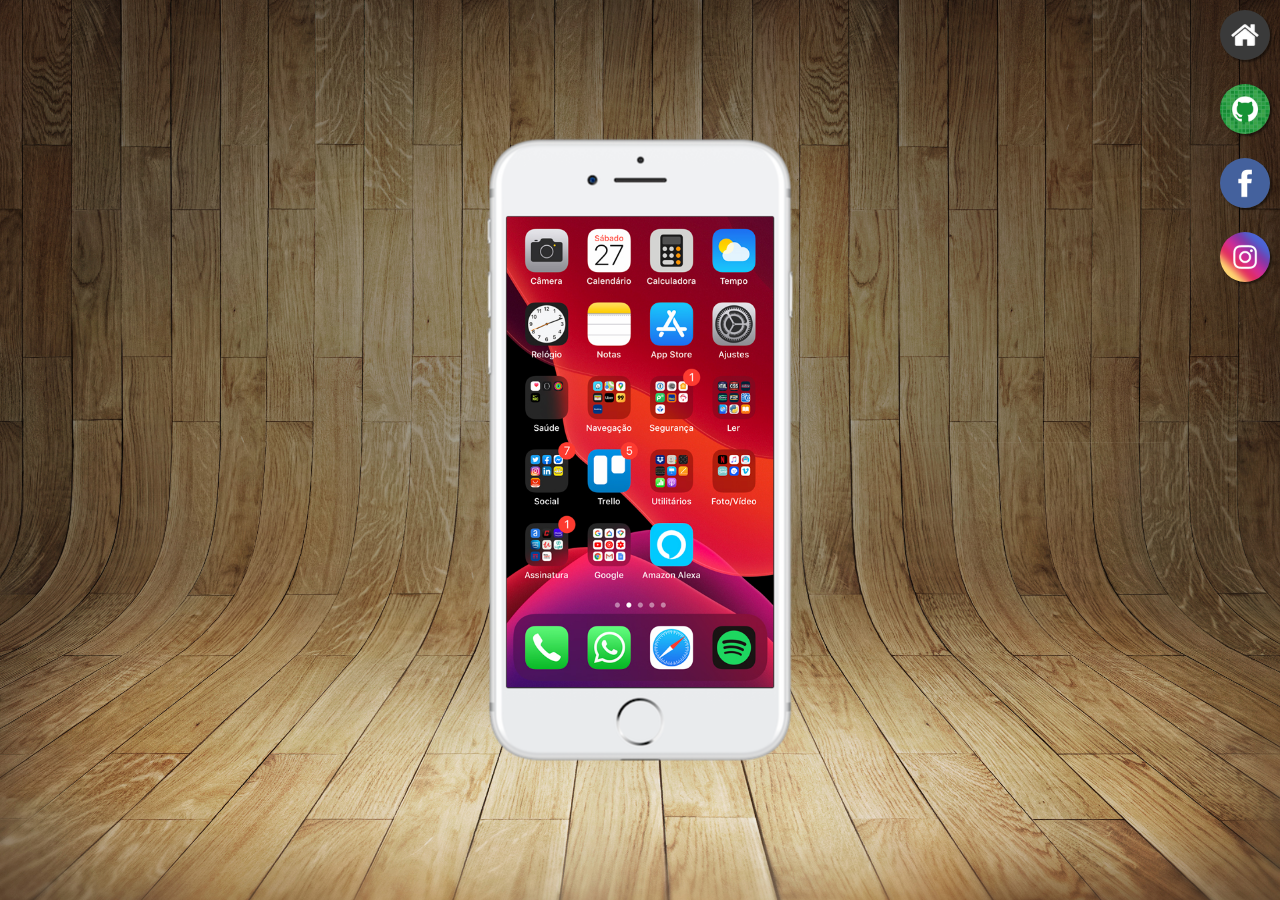
<file: index.html>
<!DOCTYPE html>
<html lang="pt-br">
<head>
    <meta charset="UTF-8">
    <meta http-equiv="X-UA-Compatible" content="IE=edge">
    <meta name="viewport" content="width=device-width, initial-scale=1.0">
    <title>Projeto Social</title>
    <link rel="shortcut icon" href="pacote-d013/favicon.ico" type="image/x-icon">
    <link rel="stylesheet" href="estilos/style.css">
</head>
<body>
    <main>
        <section id="telefone">
            <iframe src="home.html" frameborder="0" name="tela" id="tela">
                Seu navegador não é compatível
            </iframe>
        </section>
        <section id="redes-sociais">
            <a href="home.html" target="tela"><img src="pacote-d013/imagens/logo-home.jpg" alt="logo da pagina inicial"></a><br>
            <a href="github.html" target="tela"><img src="pacote-d013/imagens/logo-github.jpg" alt="logo do GitHub"></a><br>
            <a href="facebook.html" target="tela"><img src="pacote-d013/imagens/logo-facebook.jpg" alt="logo do facebook"></a><br>
            <a href="instagran.html" target="tela"><img src="pacote-d013/imagens/logo-instagram.jpg" alt="logo do instragran"></a><br>
        </section>
    </main>
</body>
</html>
</file>
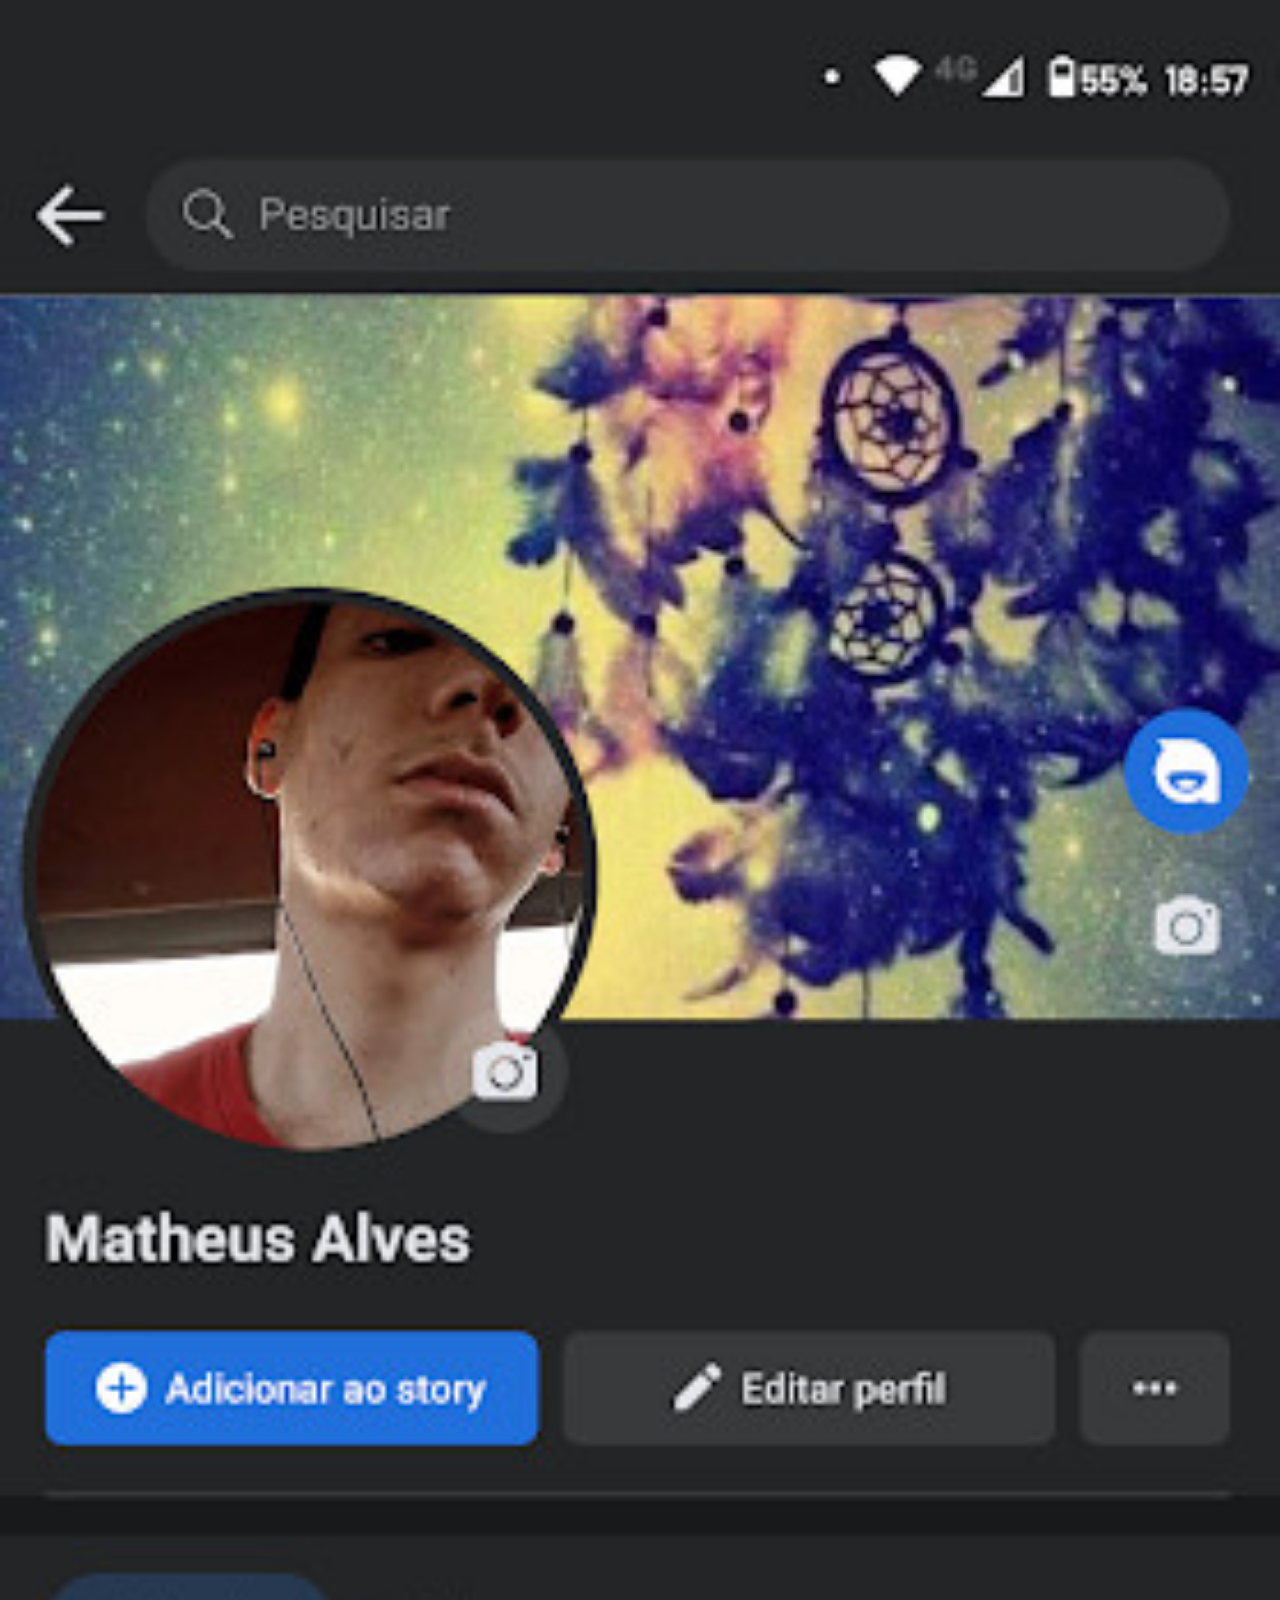
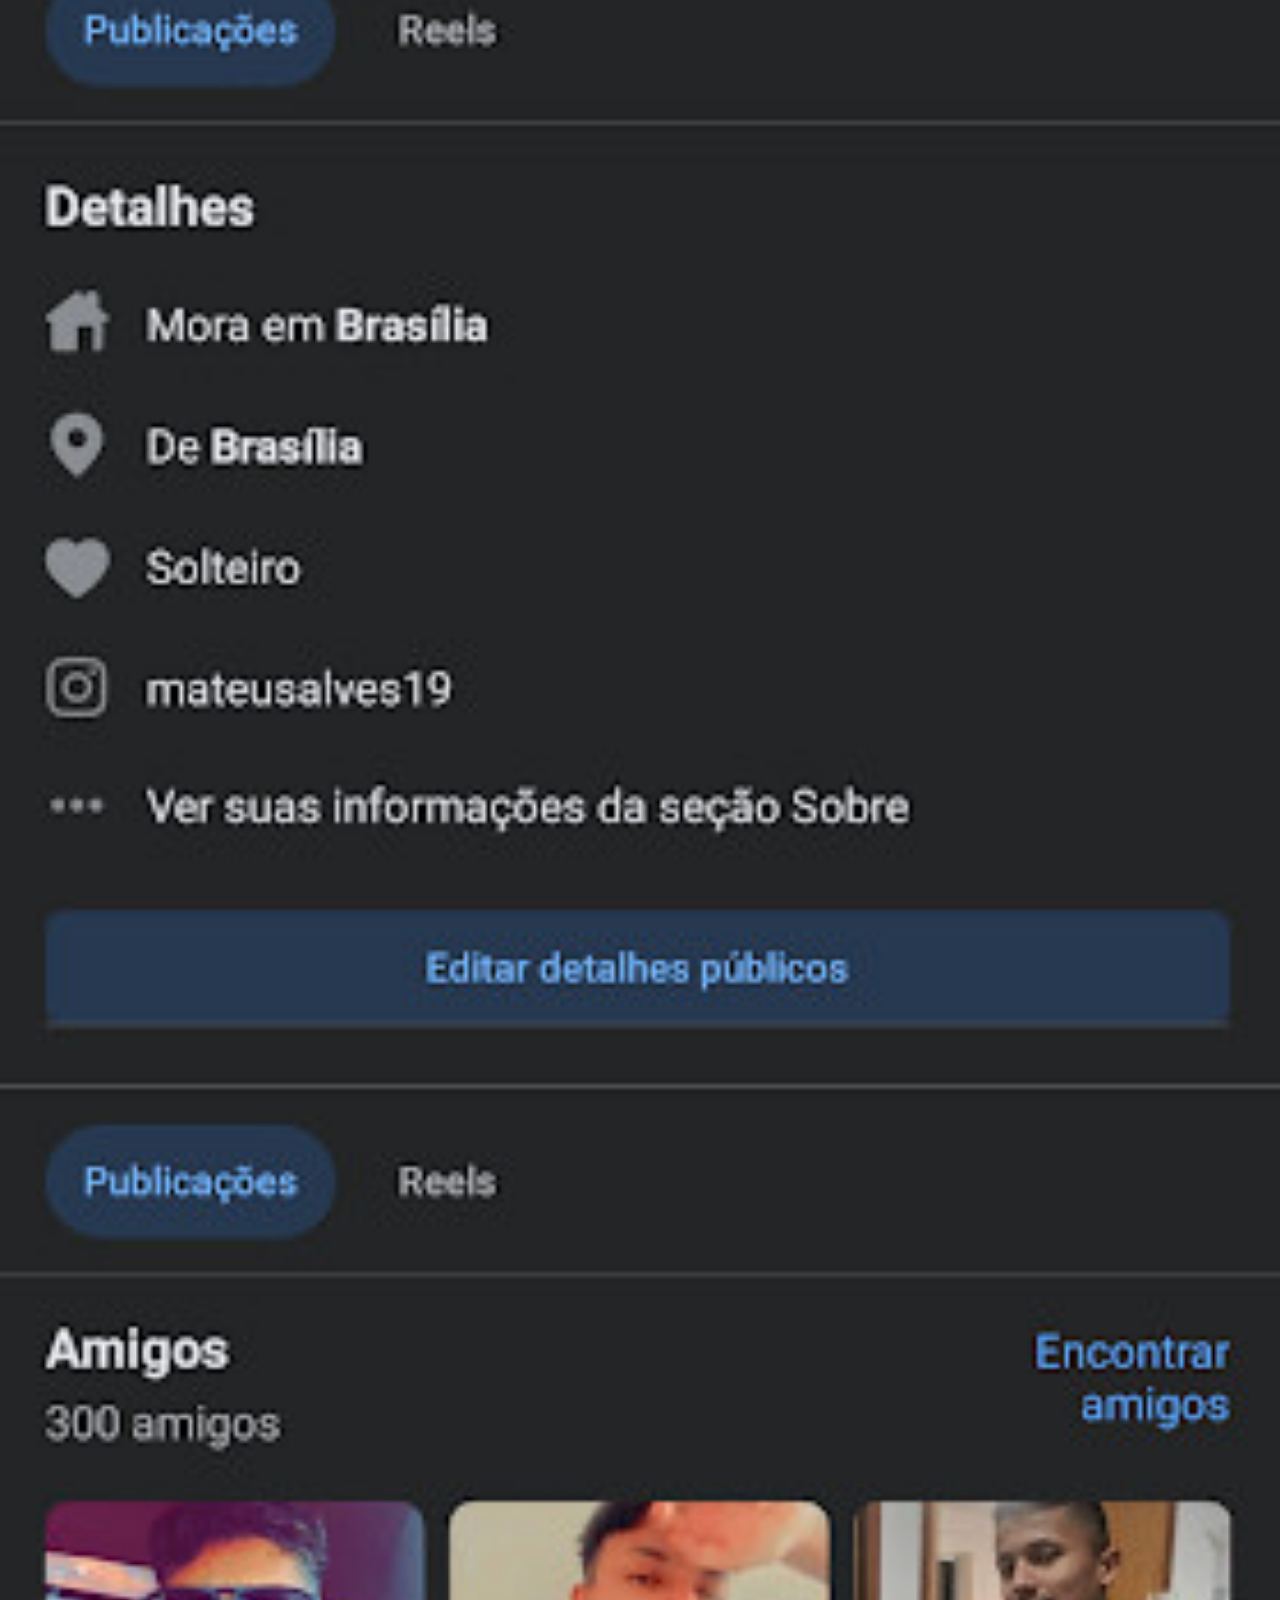
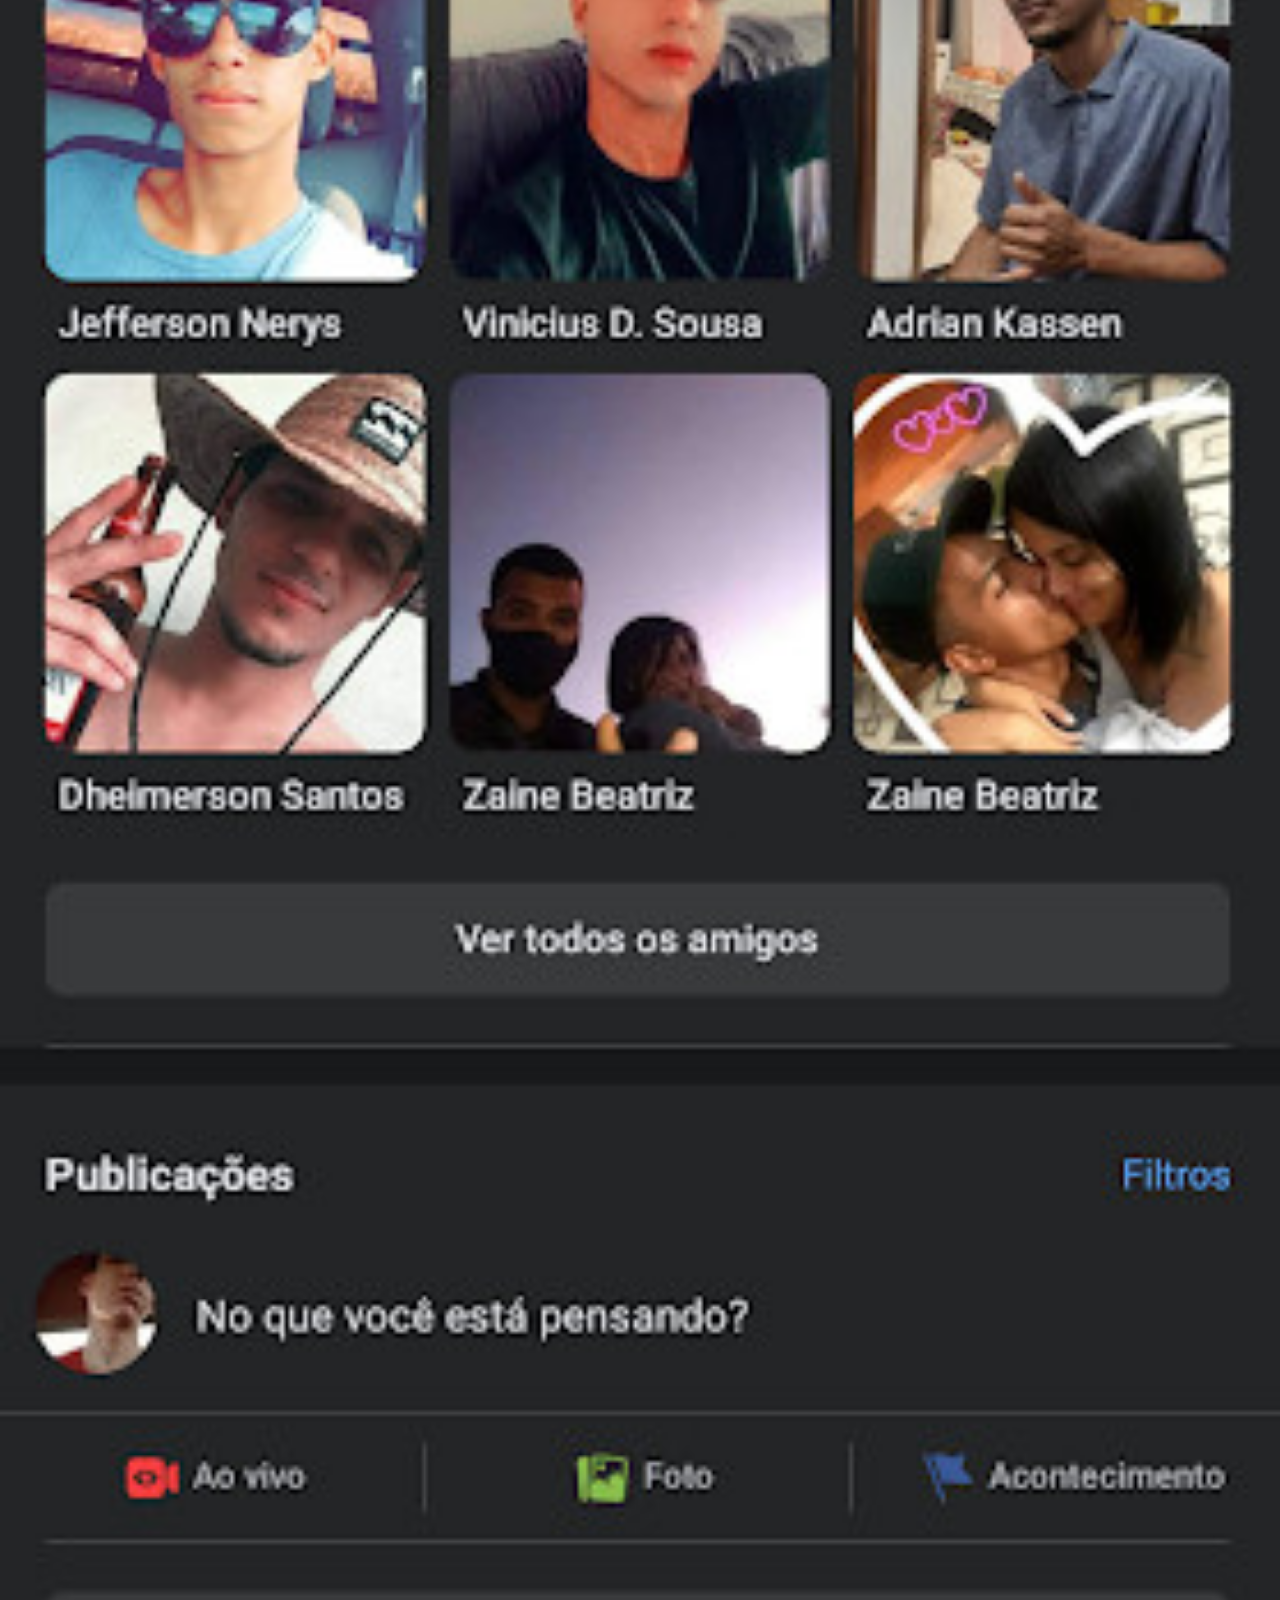
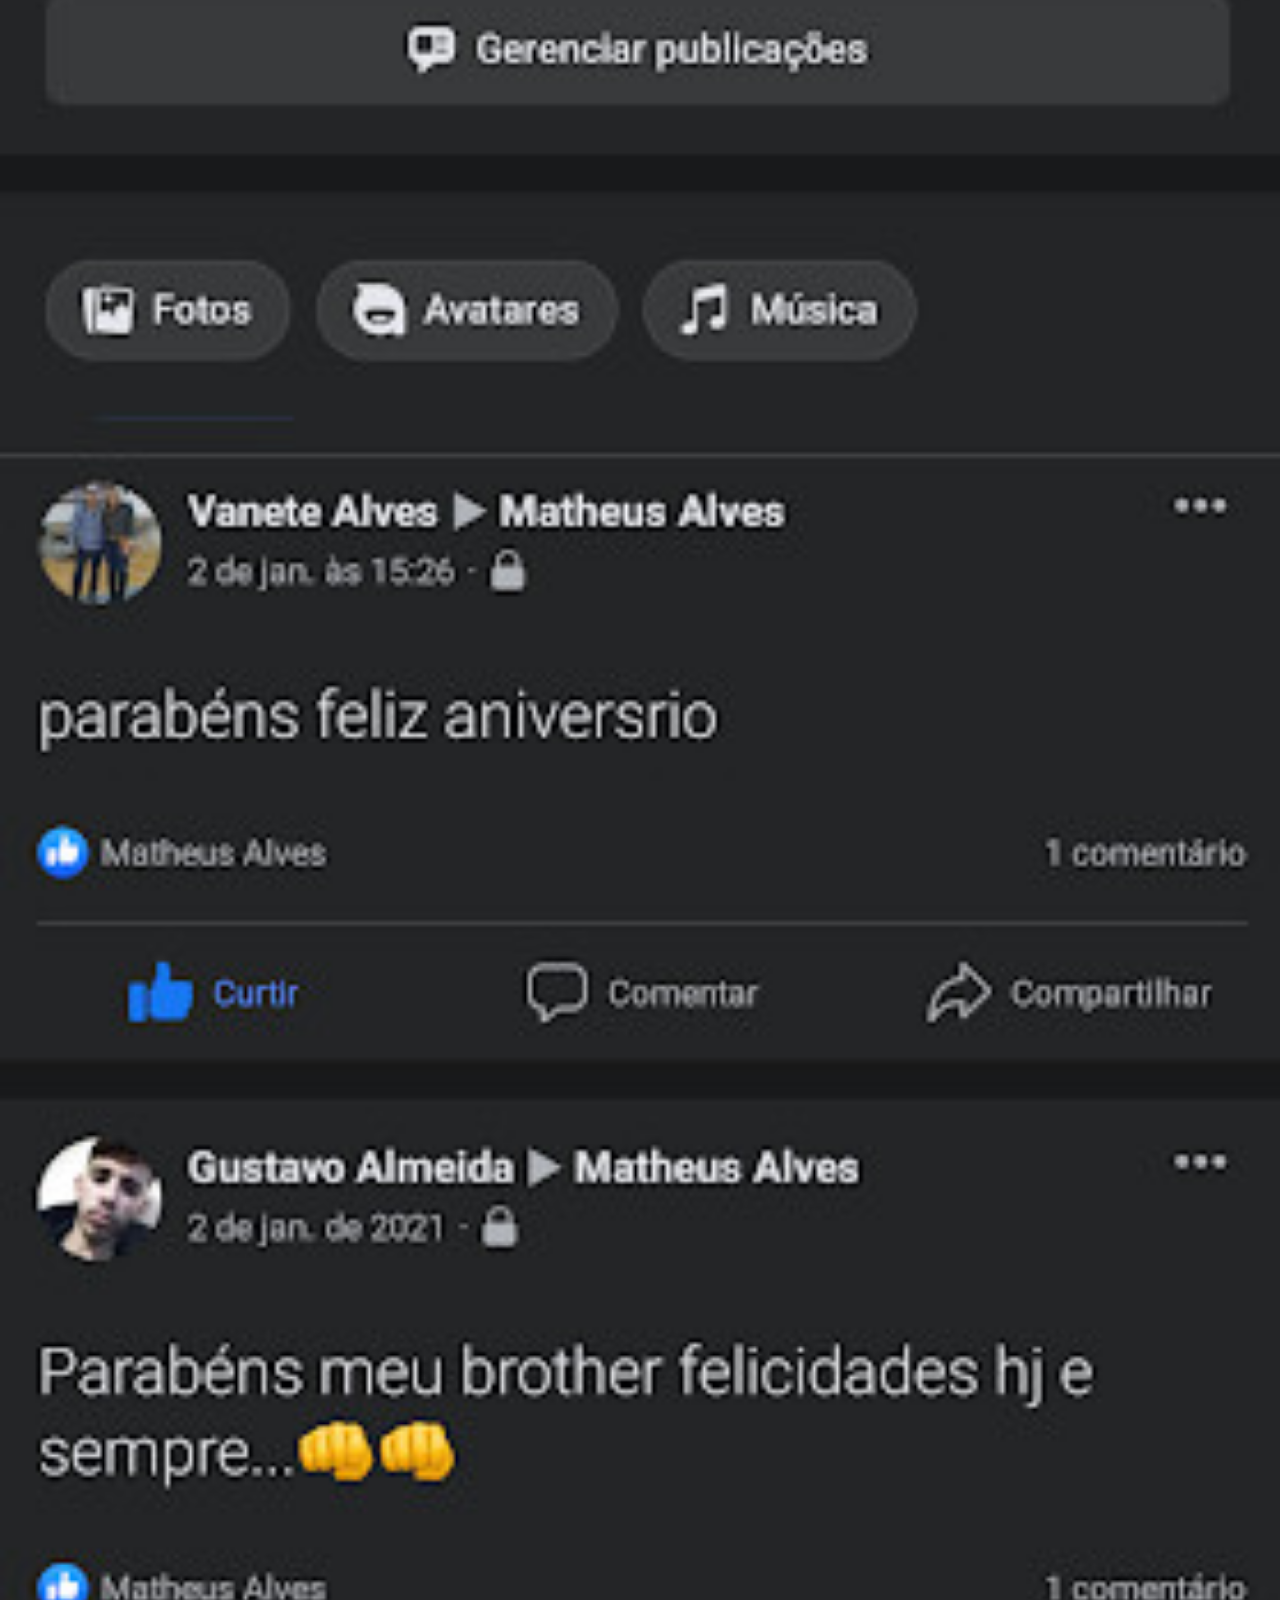
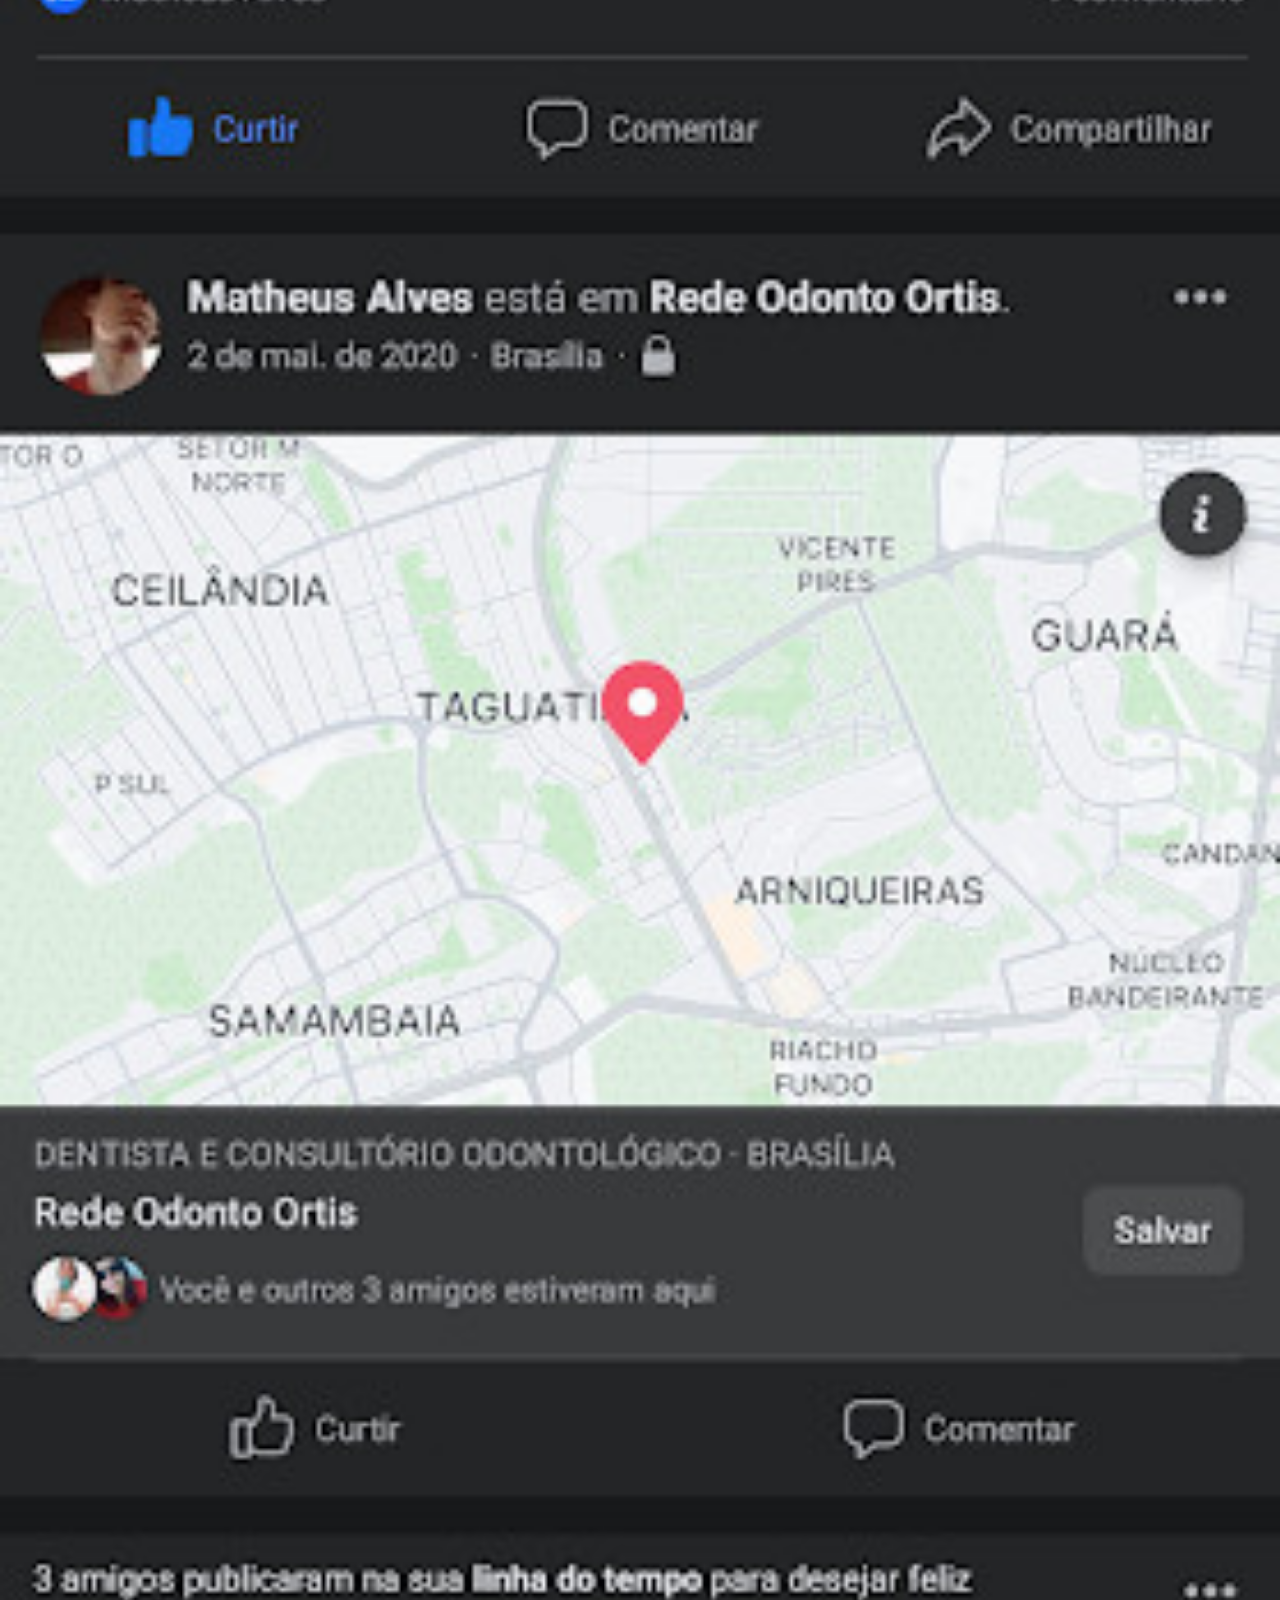
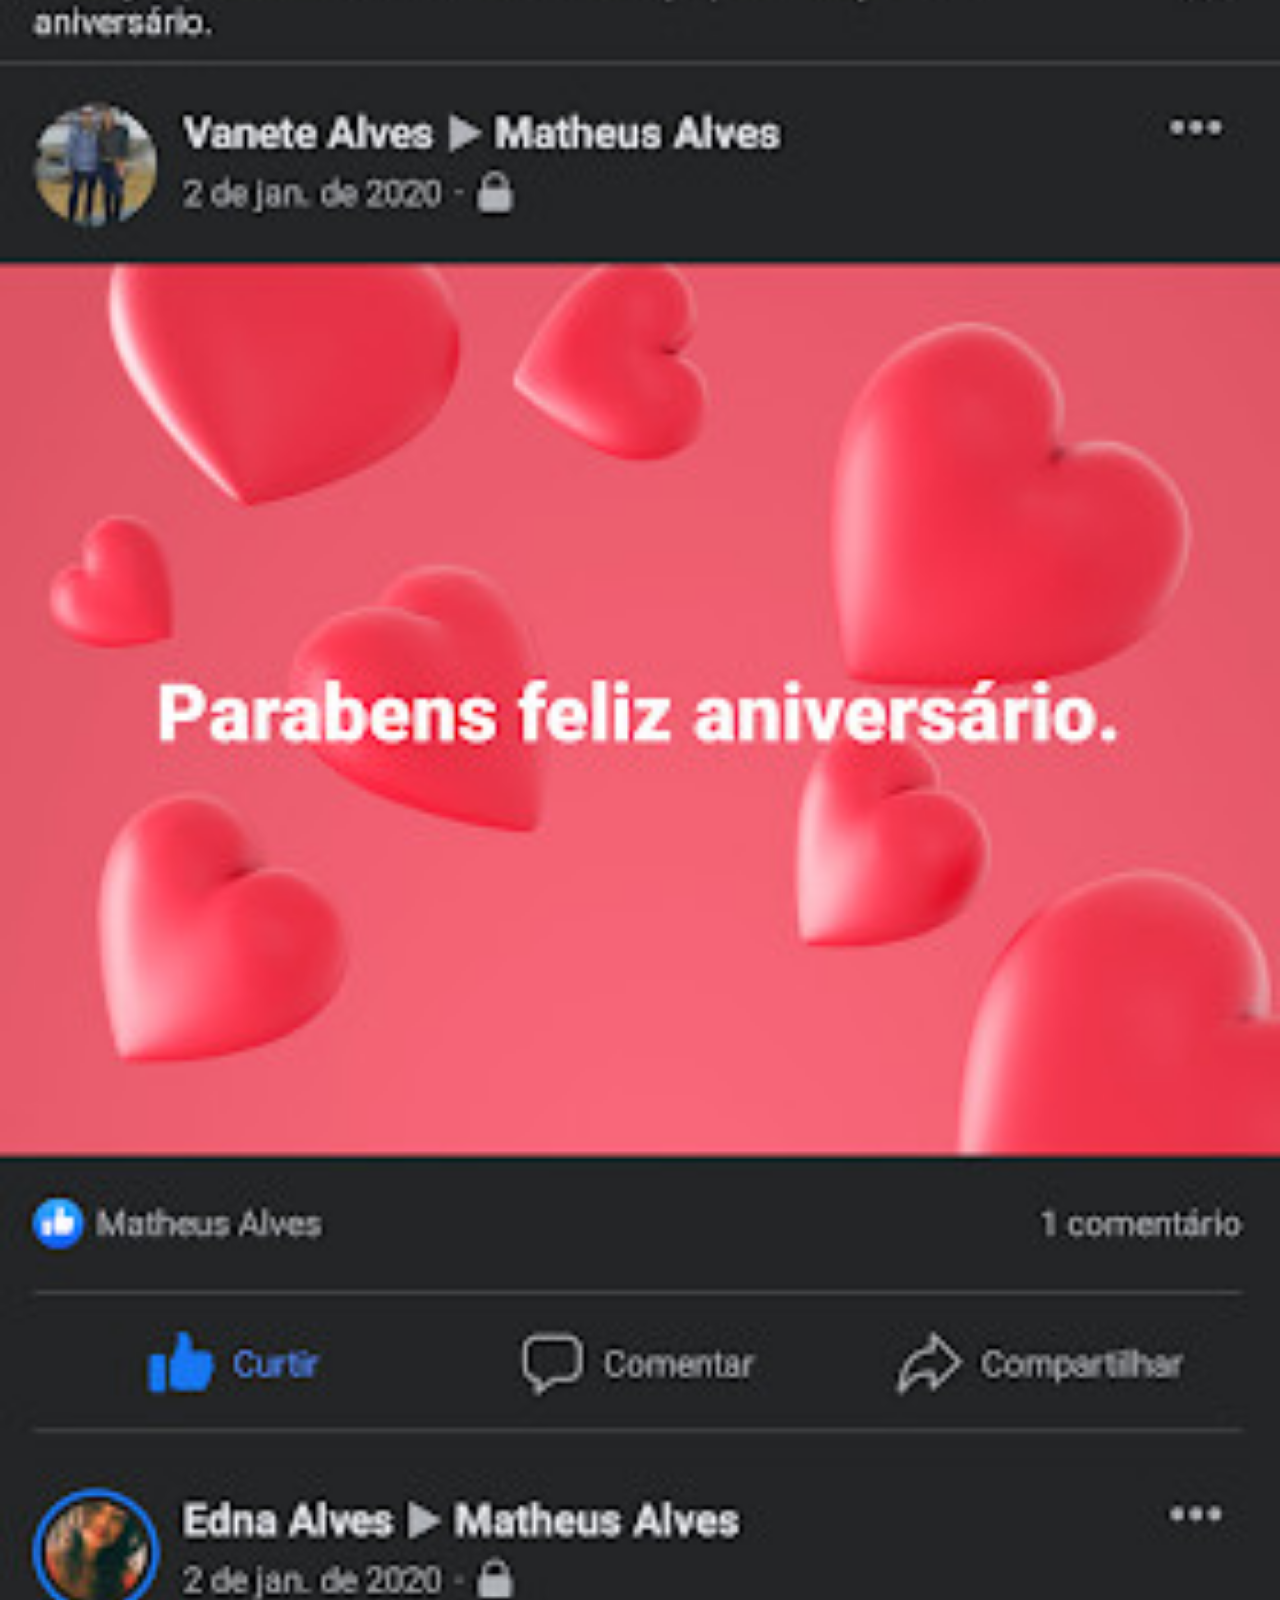
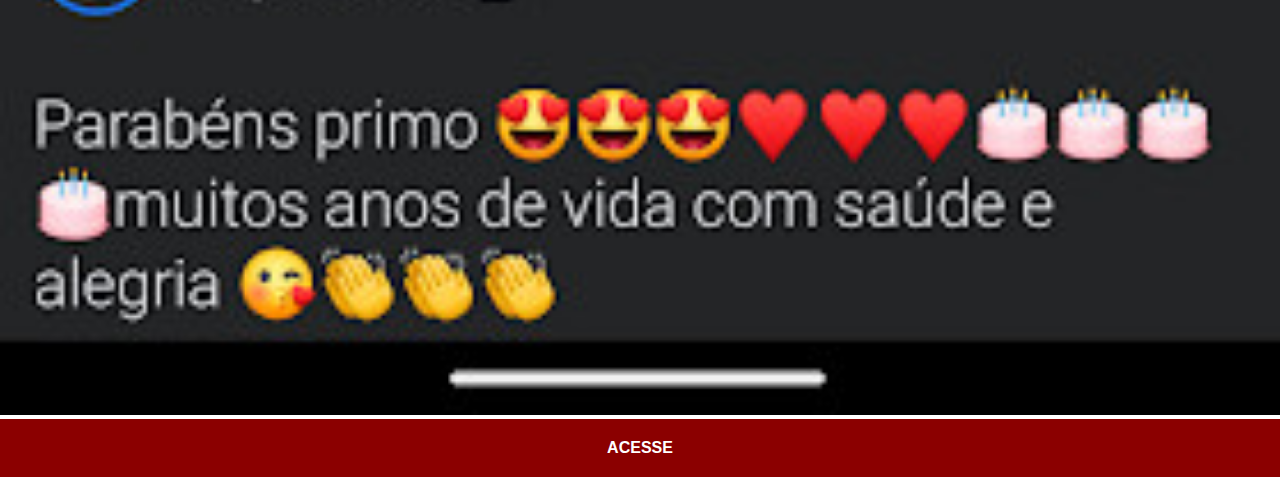
<file: facebook.html>
<!DOCTYPE html>
<html lang="pt-br">
<head>
    <meta charset="UTF-8">
    <meta http-equiv="X-UA-Compatible" content="IE=edge">
    <meta name="viewport" content="width=device-width, initial-scale=1.0">
    <title>GitHub</title>
    <link rel="stylesheet" href="estilos/social.css">
</head>
<body>
    <img src="pacote-d013/imagens/tela-facebook02.jpg" alt="tela do facebook">
    <a href="https://www.facebook.com/profile.php?id=100003189582999" target="_blank">ACESSE</a>
</body>
</html>
</file>
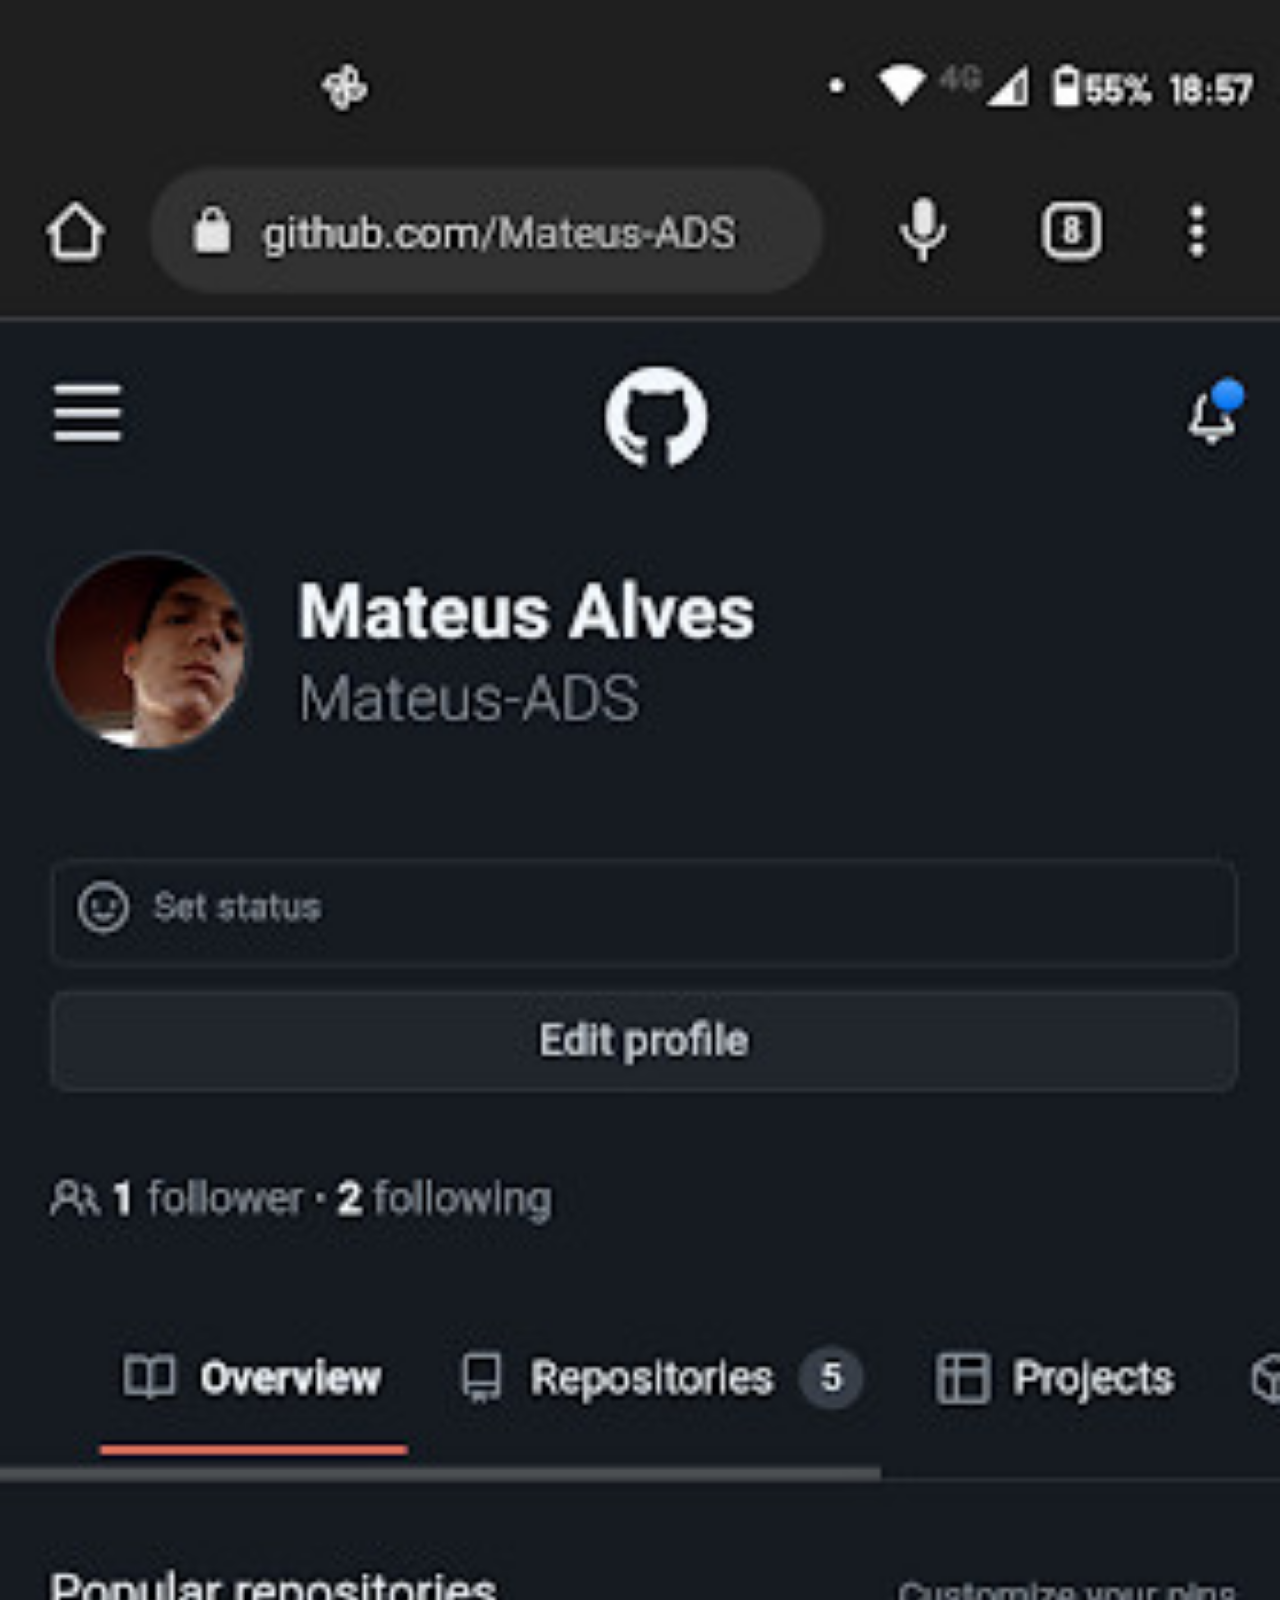
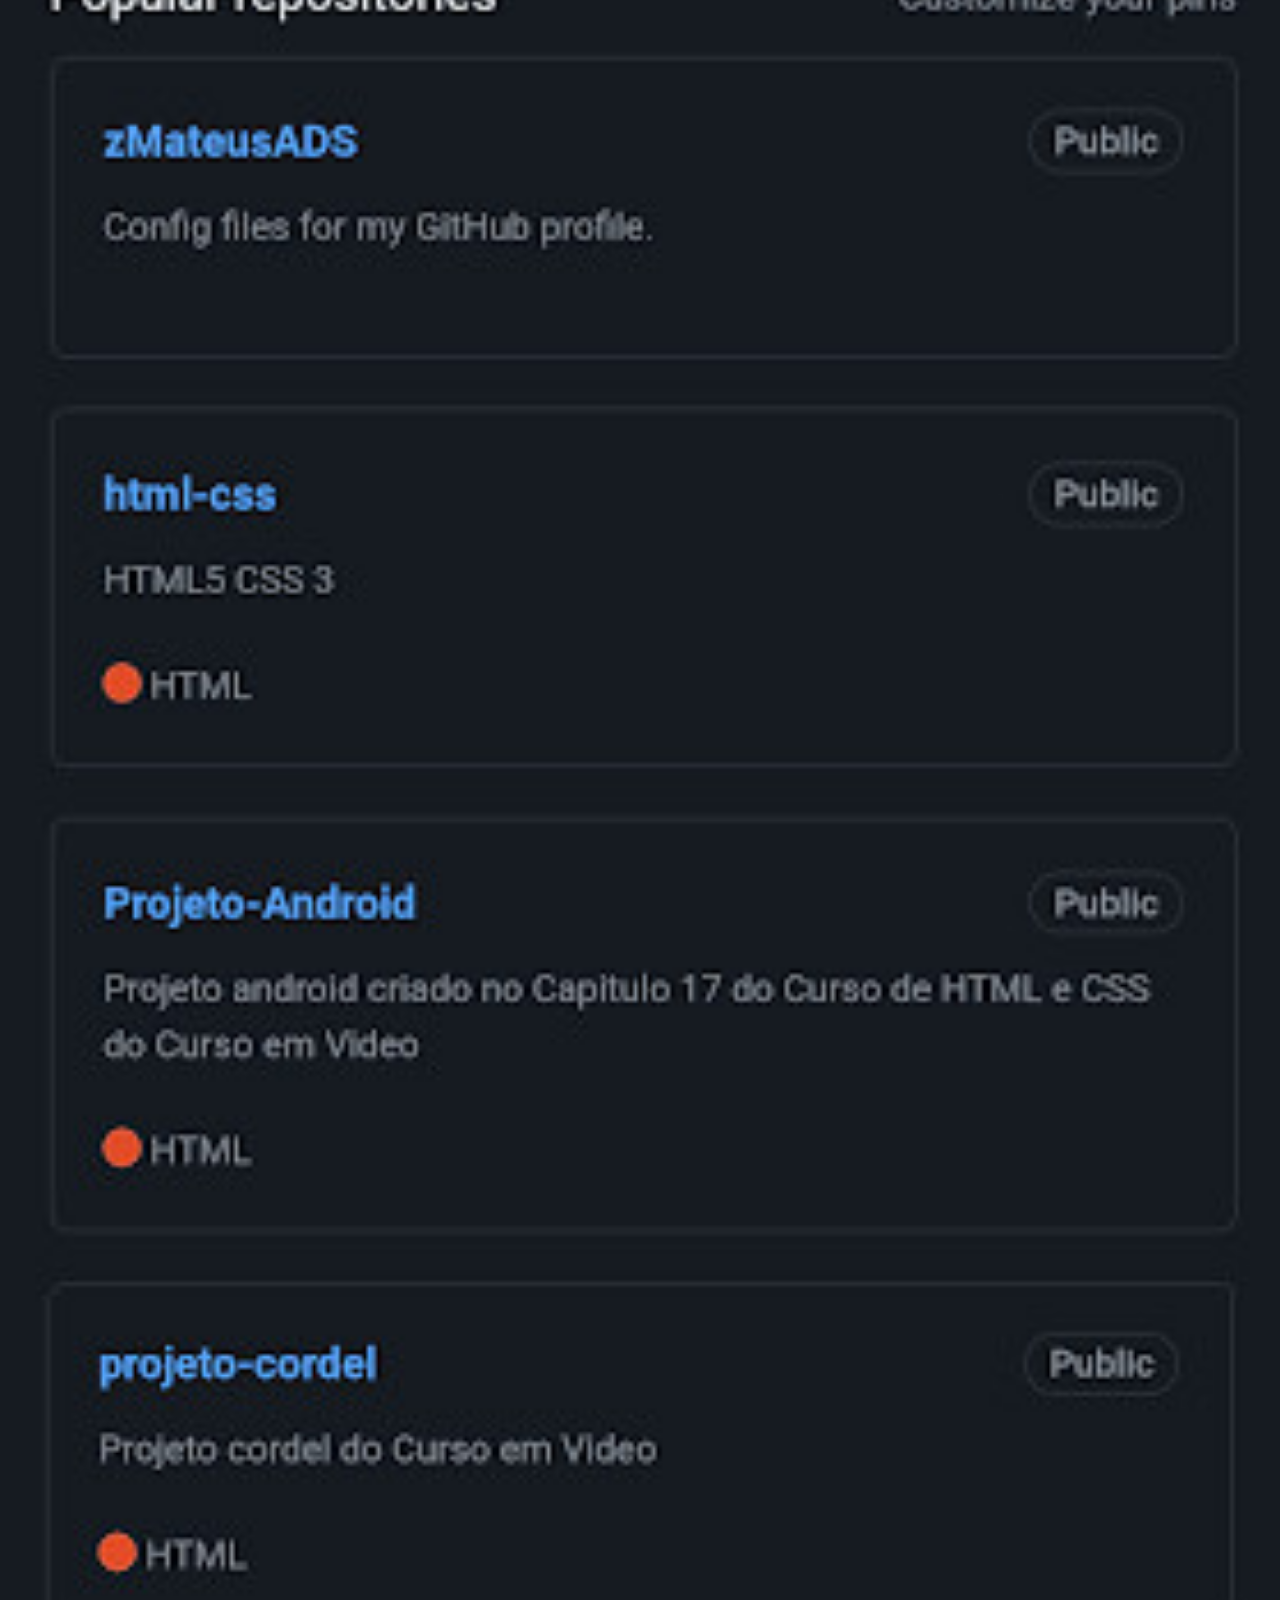
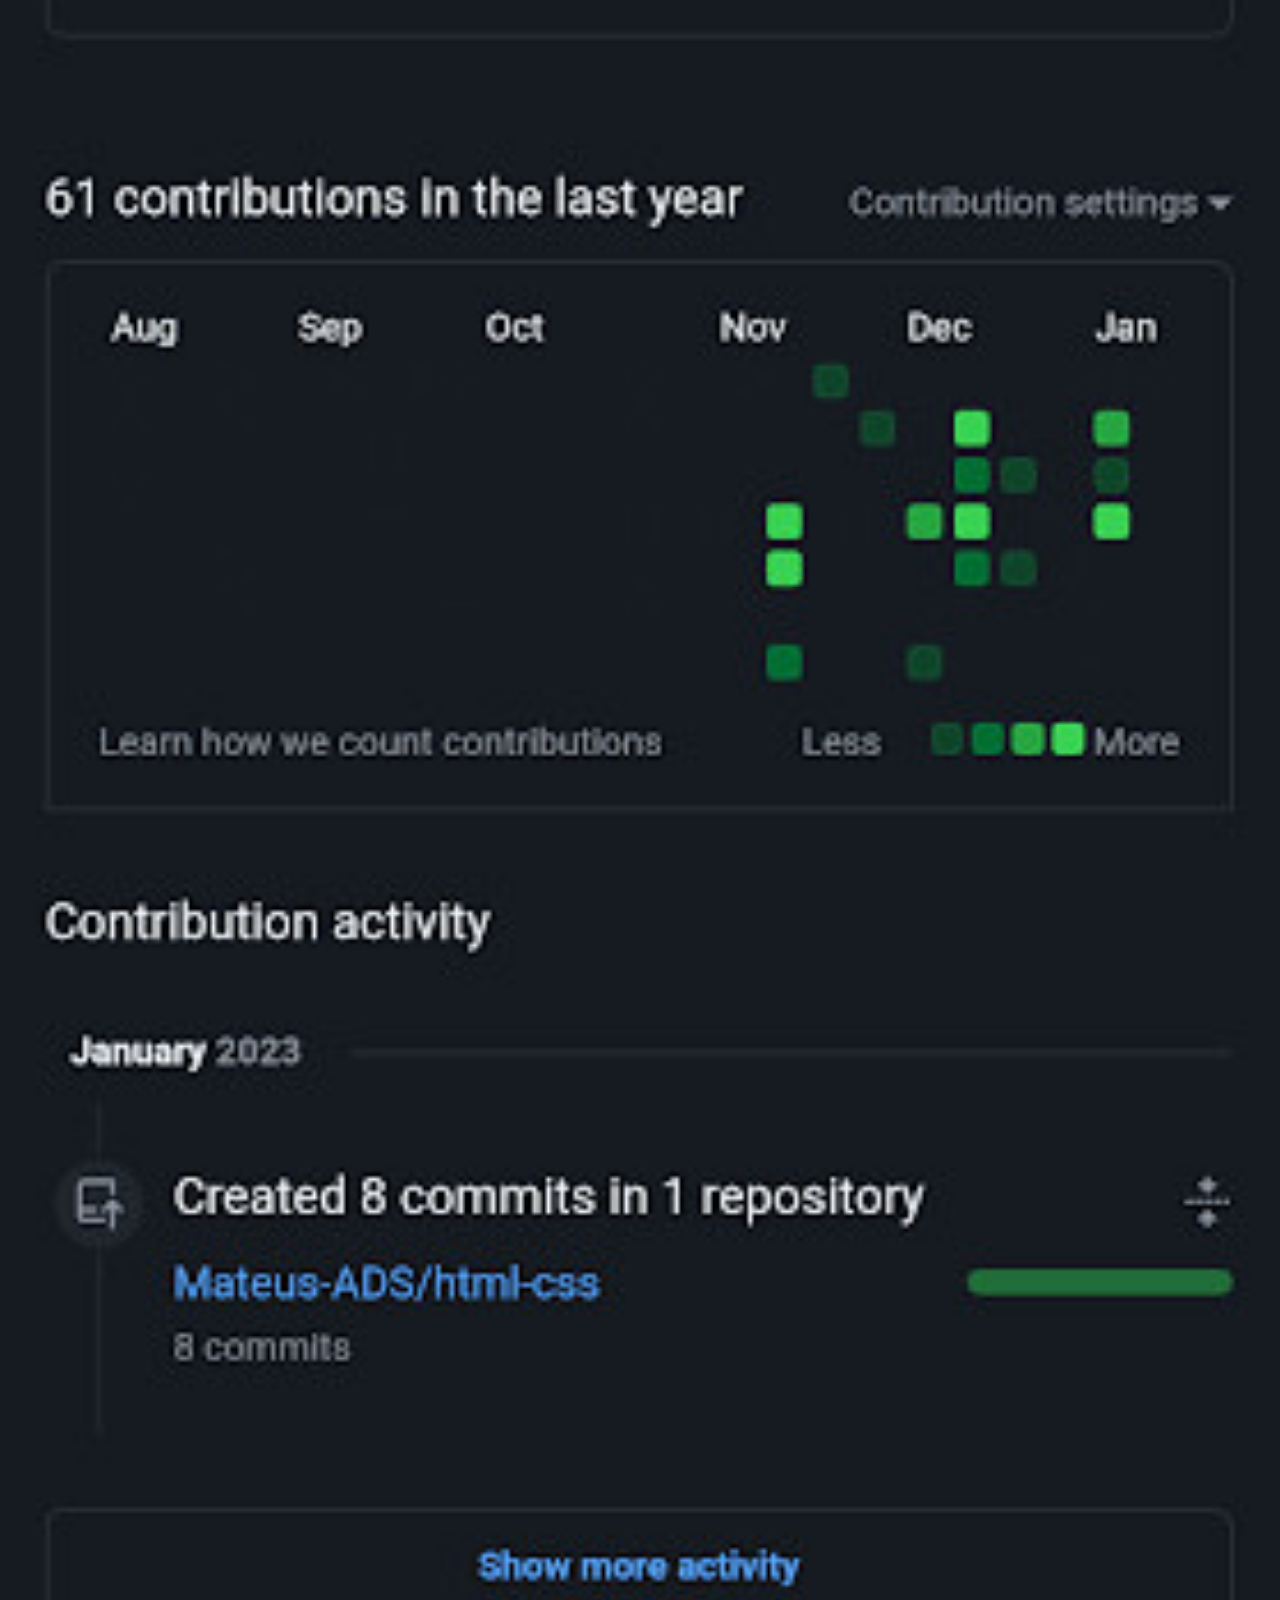
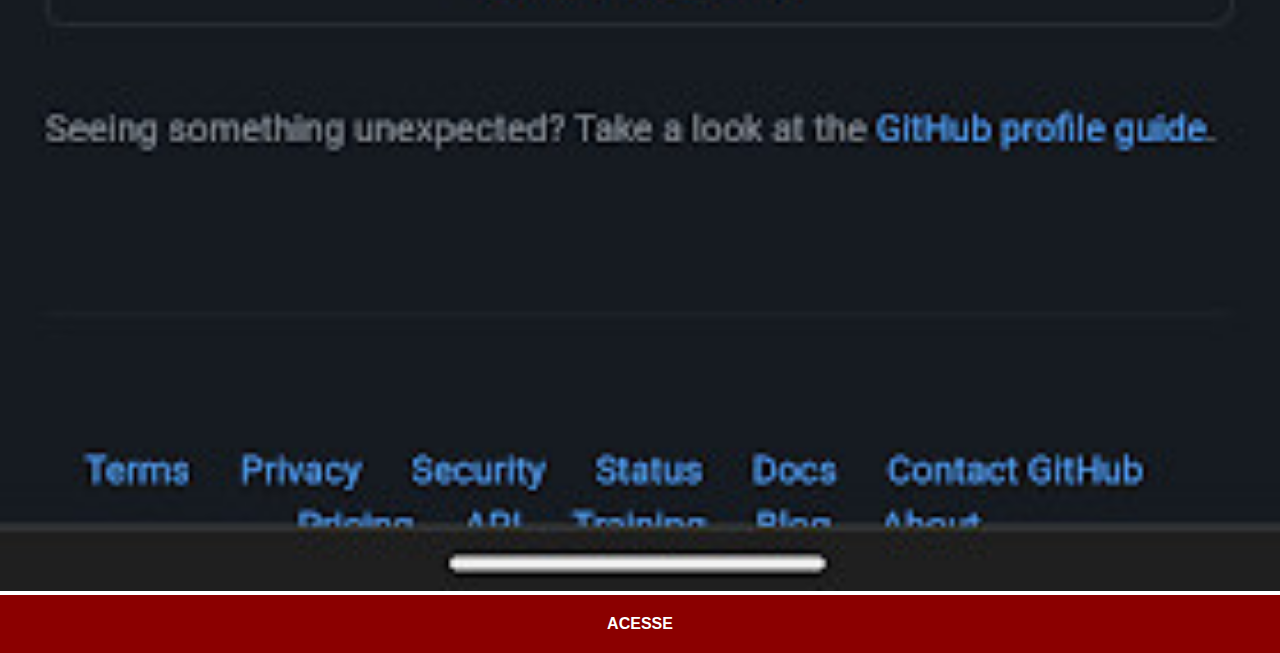
<file: github.html>
<!DOCTYPE html>
<html lang="pt-br">
<head>
    <meta charset="UTF-8">
    <meta http-equiv="X-UA-Compatible" content="IE=edge">
    <meta name="viewport" content="width=device-width, initial-scale=1.0">
    <title>GitHub</title>
    <link rel="stylesheet" href="estilos/social.css">
</head>
<body>
    <img src="pacote-d013/imagens/tela-github02.jpg" alt="tela do GitHub">
    <a href="https://github.com/Mateus-ADS/" target="_blank">ACESSE</a>
</body>
</html>
</file>
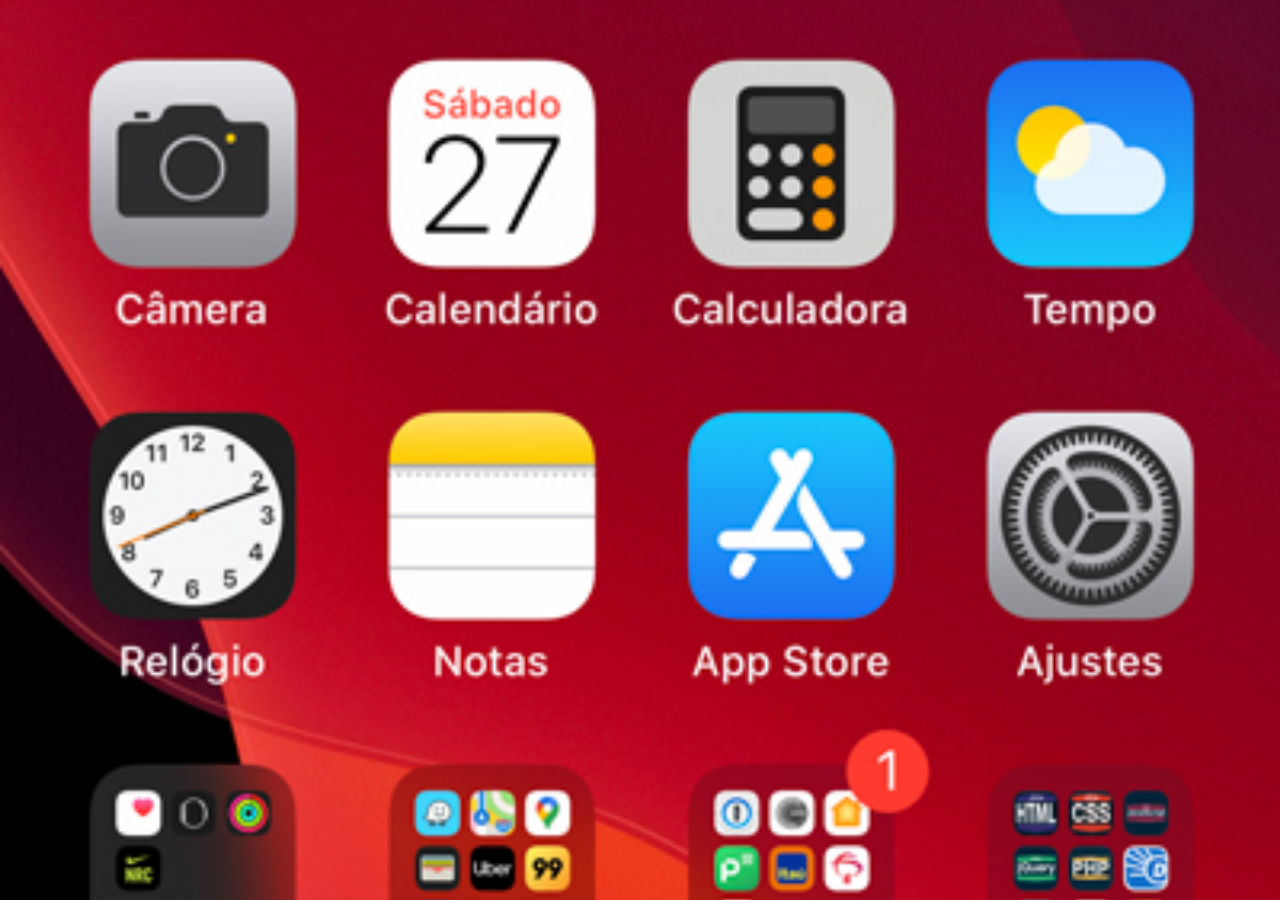
<file: home.html>
<!DOCTYPE html>
<html lang="pt-br">
<head>
    <meta charset="UTF-8">
    <meta http-equiv="X-UA-Compatible" content="IE=edge">
    <meta name="viewport" content="width=device-width, initial-scale=1.0">
    <title>Home</title><style>
        * {
            margin: 0px;
            padding: 0px;
        }
        body {
            width: 100vw;
            height: 100vh;
            background: black url(pacote-d013/imagens/tela-home.jpg) no-repeat top center;
            background-size: cover;
        }
    </style>
</head>
<body>
    
</body>
</html>
</file>
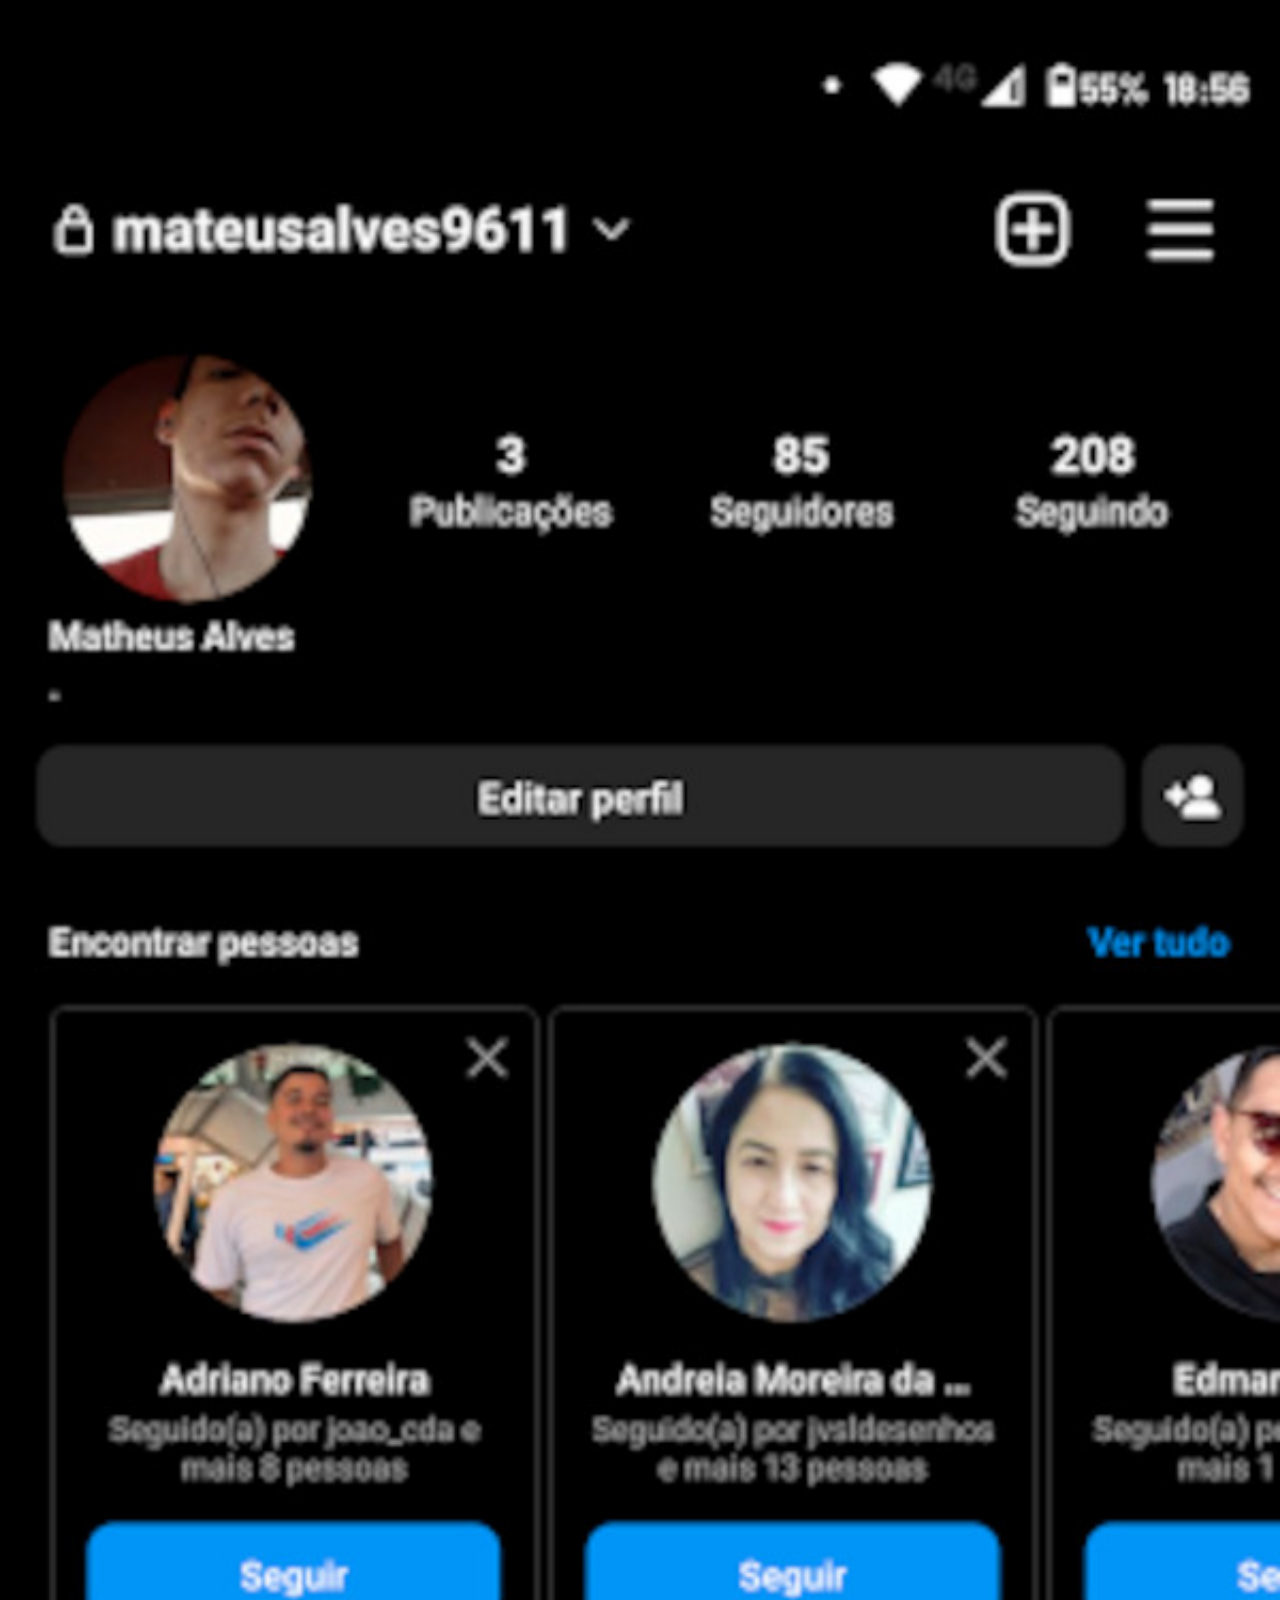
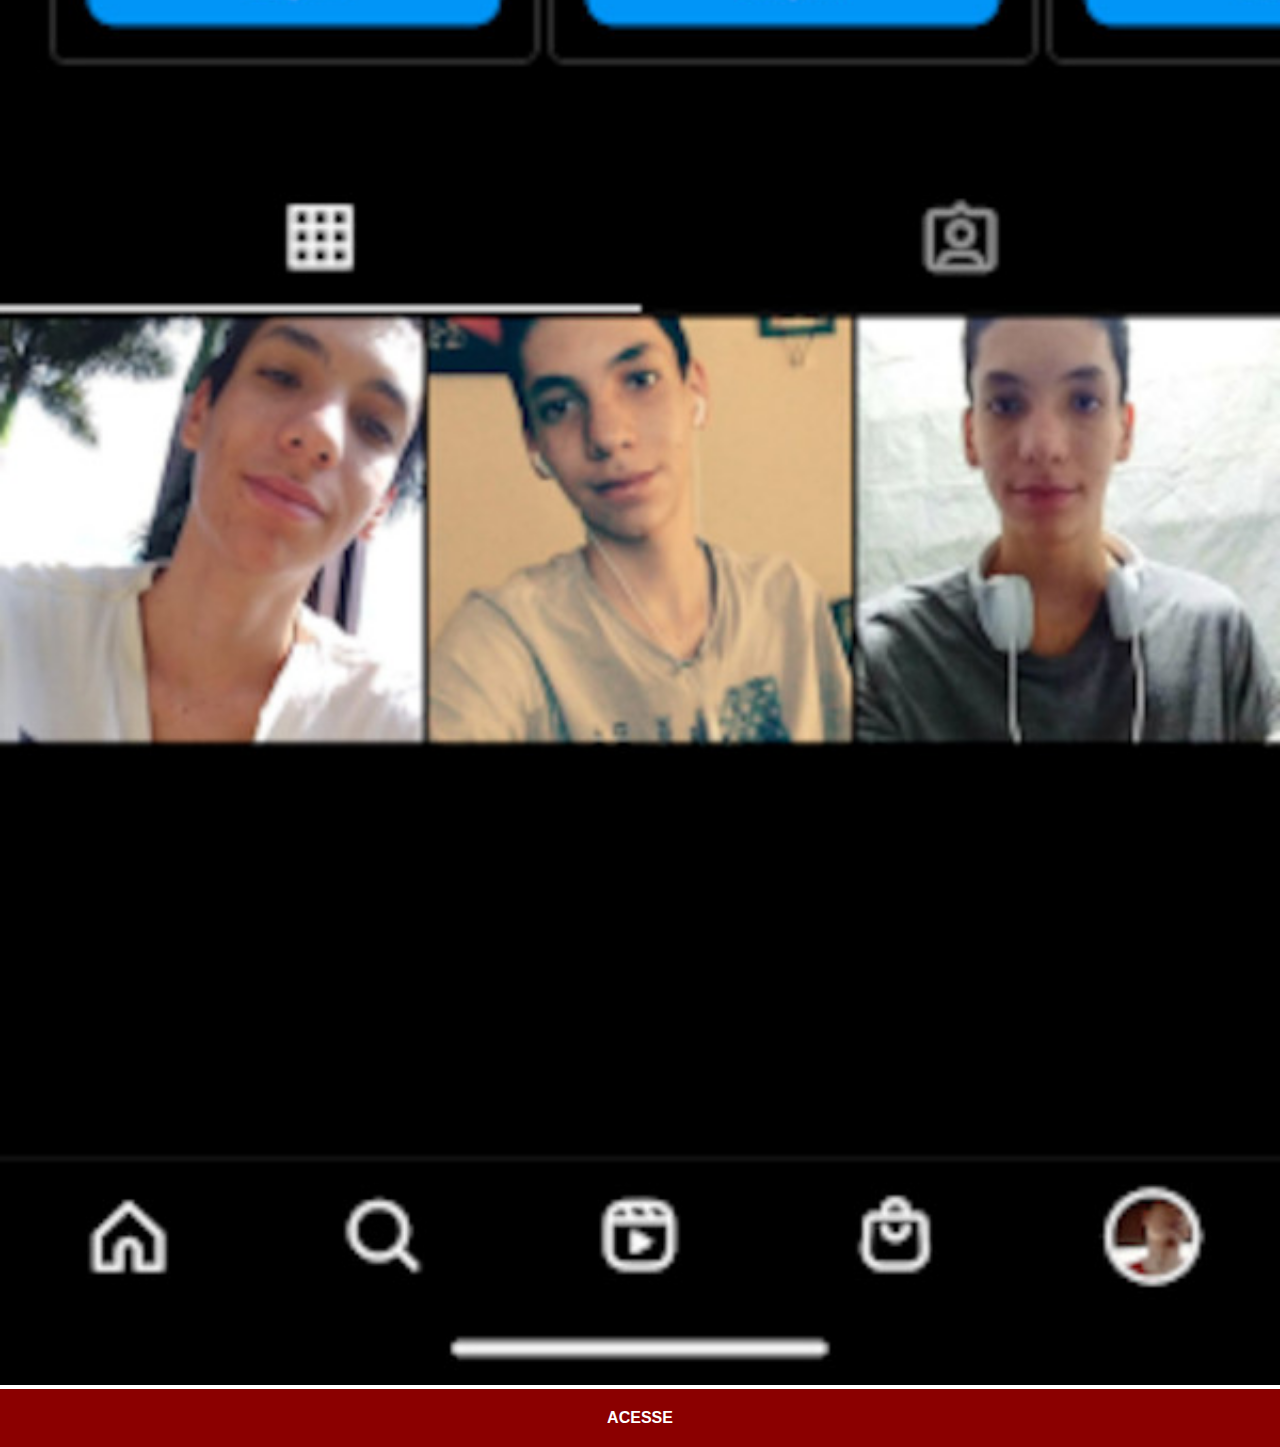
<file: instagran.html>
<!DOCTYPE html>
<html lang="pt-br">
<head>
    <meta charset="UTF-8">
    <meta http-equiv="X-UA-Compatible" content="IE=edge">
    <meta name="viewport" content="width=device-width, initial-scale=1.0">
    <title>GitHub</title>
    <link rel="stylesheet" href="estilos/social.css">
</head>
<body>
    <img src="pacote-d013/imagens/tela-instagram02.jpg" alt="tela do instagram">
    <a href="https://www.instagram.com/mateusalves9611/" target="_blank">ACESSE</a>
</body>
</html>
</file>
<file: estilos/style.css>
@charset "UTF-8";

* {
    margin: 0px;
    padding: 0px;
    font-family: Arial, Helvetica, sans-serif;
}
html, body {
    height: 100vh;
    width: 100vw;
}
body {
    background: url(../pacote-d013/imagens/fundo-madeira.jpg) no-repeat top center;
    background-size: cover;
    background-attachment: fixed;
    
}
section#telefone {
    position: absolute;
    top: 50%;
    left: 50%;
    transform: translate(-50% , -50%);
    height: 627px;
    width: 311px;
    background: url(../pacote-d013/imagens/frame-iphone.png) no-repeat;
}

#redes-sociais {
    text-align: right;
}
section#redes-sociais img {
    width: 50px;
    height: 50px;
    margin: 10px;
    border-radius: 50%;
    box-shadow: 2px 2px 2px rgba(2, 2, 2, 0.466);
    box-sizing: border-box;
}
iframe#tela {
    position: relative;
    top: 80px;
    left: 22px;
    width: 267px;
    height: 471px;
    
}
section#redes-sociais img:hover {
    border: 2px solid rgba(255, 255, 255, 0.432);
    transform: translate(-4px, -4px);
    box-shadow: 5px 5px 10px rgba(0, 0, 0, 0.466);
    transition: transform 0.5s;
}
</file>
<file: estilos/social.css>
@charset "UTF-8";

* {
    margin: 0px;
    padding: 0px;
    font-family: Arial, Helvetica, sans-serif;
}

::-webkit-scrollbar {
    width: 0px;
    height: 0px;
}
img {
    width: 100vw;
}
a {
    display: block;
    background-color: darkred;
    padding: 20px;
    color: white;
    text-align: center;
    font-weight: bolder;
    text-decoration: none;
}
a:hover {
    background-color: rgb(116, 1, 1);
}
</file>
